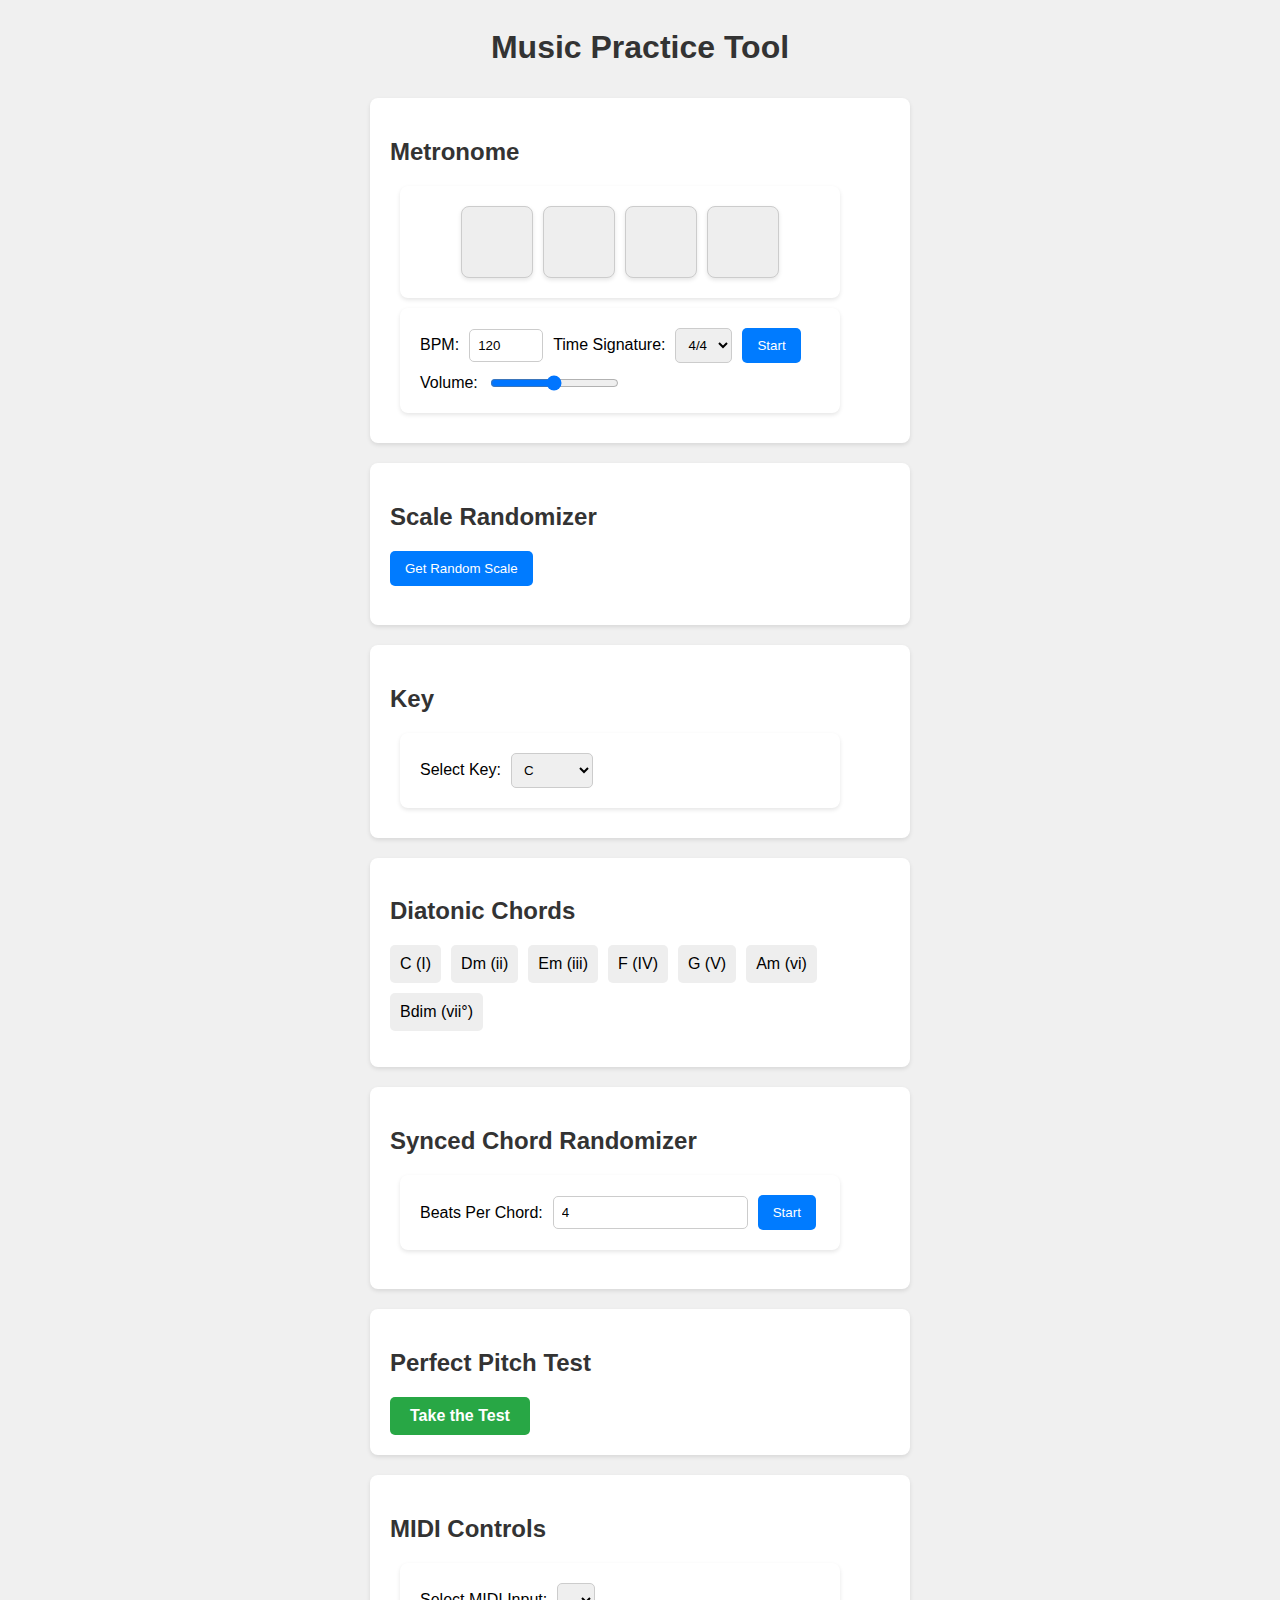
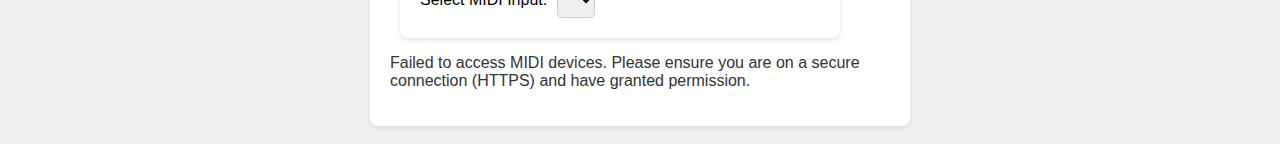
<file: index.html>
<!DOCTYPE html>
<html lang="en">
<head>
    <meta charset="UTF-8">
    <meta name="viewport" content="width=device-width, initial-scale=1.0">
    <title>Music Practice Tool</title>
    <link rel="stylesheet" href="style.css">
</head>
<body>
    <h1>Music Practice Tool</h1>

    <div id="metronome">
        <h2>Metronome</h2>
        <div id="visual-metronome"></div>
        <div class="controls">
            <label for="bpm">BPM:</label>
            <input type="number" id="bpm" value="120" min="40" max="240">
            <label for="time-signature">Time Signature:</label>
            <select id="time-signature">
                <option value="4/4" selected>4/4</option>
                <option value="3/4">3/4</option>
                <option value="2/4">2/4</option>
                <option value="6/8">6/8</option>
            </select>
            <button id="start-stop">Start</button>
            <label for="volume">Volume:</label>
            <input type="range" id="volume" min="0" max="1" step="0.1" value="0.5">
        </div>
    </div>

    <div id="scale-randomizer">
        <h2>Scale Randomizer</h2>
        <button id="randomize-scale">Get Random Scale</button>
        <p id="scale-display"></p>
    </div>

    <div id="key-selection">
        <h2>Key</h2>
        <div class="controls">
            <label for="key-select">Select Key:</label>
            <select id="key-select">
                <optgroup label="Major Keys">
                    <option value="C">C</option>
                    <option value="G">G</option>
                    <option value="D">D</option>
                    <option value="A">A</option>
                    <option value="E">E</option>
                    <option value="B">B</option>
                    <option value="F#">F#</option>
                    <option value="C#">C#</option>
                    <option value="F">F</option>
                    <option value="Bb">Bb</option>
                    <option value="Eb">Eb</option>
                    <option value="Ab">Ab</option>
                </optgroup>
                <optgroup label="Minor Keys">
                    <option value="Am">Am</option>
                    <option value="Em">Em</option>
                    <option value="Bm">Bm</option>
                    <option value="F#m">F#m</option>
                    <option value="C#m">C#m</option>
                    <option value="G#m">G#m</option>
                    <option value="D#m">D#m</option>
                    <option value="A#m">A#m</option>
                    <option value="Dm">Dm</option>
                    <option value="Gm">Gm</option>
                    <option value="Cm">Cm</option>
                    <option value="Fm">Fm</option>
                </optgroup>
            </select>
        </div>
    </div>

    <div id="diatonic-chords">
        <h2>Diatonic Chords</h2>
        <ul id="chord-list"></ul>
    </div>

    <div id="synced-chord-randomizer">
        <h2>Synced Chord Randomizer</h2>
        <div class="controls">
            <label for="beats-per-chord">Beats Per Chord:</label>
            <input type="number" id="beats-per-chord" value="4" min="1">
            <button id="start-stop-synced">Start</button>
        </div>
        <p id="synced-chord-display"></p>
    </div>

    <div id="chord-modal" class="modal">
        <div class="modal-content">
            <p id="modal-chord-display"></p>
        </div>
    </div>

    <div id="pitch-test-link">
        <h2>Perfect Pitch Test</h2>
        <a href="./pitch-test/index.html">Take the Test</a>
    </div>

    <div id="midi-controls">
        <h2>MIDI Controls</h2>
        <div class="controls">
            <label for="midi-input-select">Select MIDI Input:</label>
            <select id="midi-input-select"></select>
        </div>
        <p id="midi-status"></p>
        <p id="played-notes"></p>
        <p id="chord-verification"></p>
    </div>

    <script src="script.js"></script>
</body>
</html>
</file>
<file: style.css>
body {
    font-family: sans-serif;
    display: flex;
    flex-direction: column;
    align-items: center;
    background-color: #f0f0f0;
}

h1, h2 {
    color: #333;
}

div {
    background-color: white;
    padding: 20px;
    margin: 10px;
    border-radius: 8px;
    box-shadow: 0 2px 4px rgba(0,0,0,0.1);
    width: 80%;
    max-width: 500px;
}

.controls {
    display: flex;
    align-items: center;
    gap: 10px;
    flex-wrap: wrap;
}

button {
    padding: 10px 15px;
    border: none;
    background-color: #007bff;
    color: white;
    border-radius: 5px;
    cursor: pointer;
}

button:hover {
    background-color: #0056b3;
}

input[type="number"], select {
    padding: 8px;
    border-radius: 5px;
    border: 1px solid #ccc;
}

p {
    font-size: 1.2em;
    font-weight: bold;
    color: #007bff;
}

/* Modal styles */
.modal {
    display: none; /* Hidden by default */
    position: fixed; /* Stay in place */
    z-index: 1; /* Sit on top */
    left: 0;
    top: 0;
    width: 100%; /* Full width */
    height: 100%; /* Full height */
    overflow: auto; /* Enable scroll if needed */
    background-color: rgba(0,0,0,0.4); /* Black w/ opacity */
}

.modal-content {
    background-color: #fefefe;
    margin: 15% auto; /* 15% from the top and centered */
    padding: 20px;
    border: 1px solid #888;
    width: 80%;
    max-width: 500px;
    text-align: center;
}

#modal-chord-display {
    font-size: 5em;
    font-weight: bold;
    color: #007bff;
}


#chord-list {
    list-style: none;
    padding: 0;
    display: flex;
    flex-wrap: wrap;
    gap: 10px;
}


#chord-list li {
    background-color: #eee;
    padding: 10px;
    border-radius: 5px;
}

#midi-controls p {
    font-size: 1em;
    font-weight: normal;
    color: #333;
}

#visual-metronome {
    display: flex;
    justify-content: center;
    margin-bottom: 10px;
}

.beat-box {
    width: 30px;
    height: 30px;
    border: 1px solid #ccc;
    margin: 0 5px;
    background-color: #eee;
    transition: background-color 0.1s;
}

.beat-box.active {
    background-color: #007bff;
}

#pitch-test-link a {
    display: inline-block;
    padding: 10px 20px;
    background-color: #28a745;
    color: white;
    text-decoration: none;
    border-radius: 5px;
    font-weight: bold;
}

#pitch-test-link a:hover {
    background-color: #218838;
}
</file>
